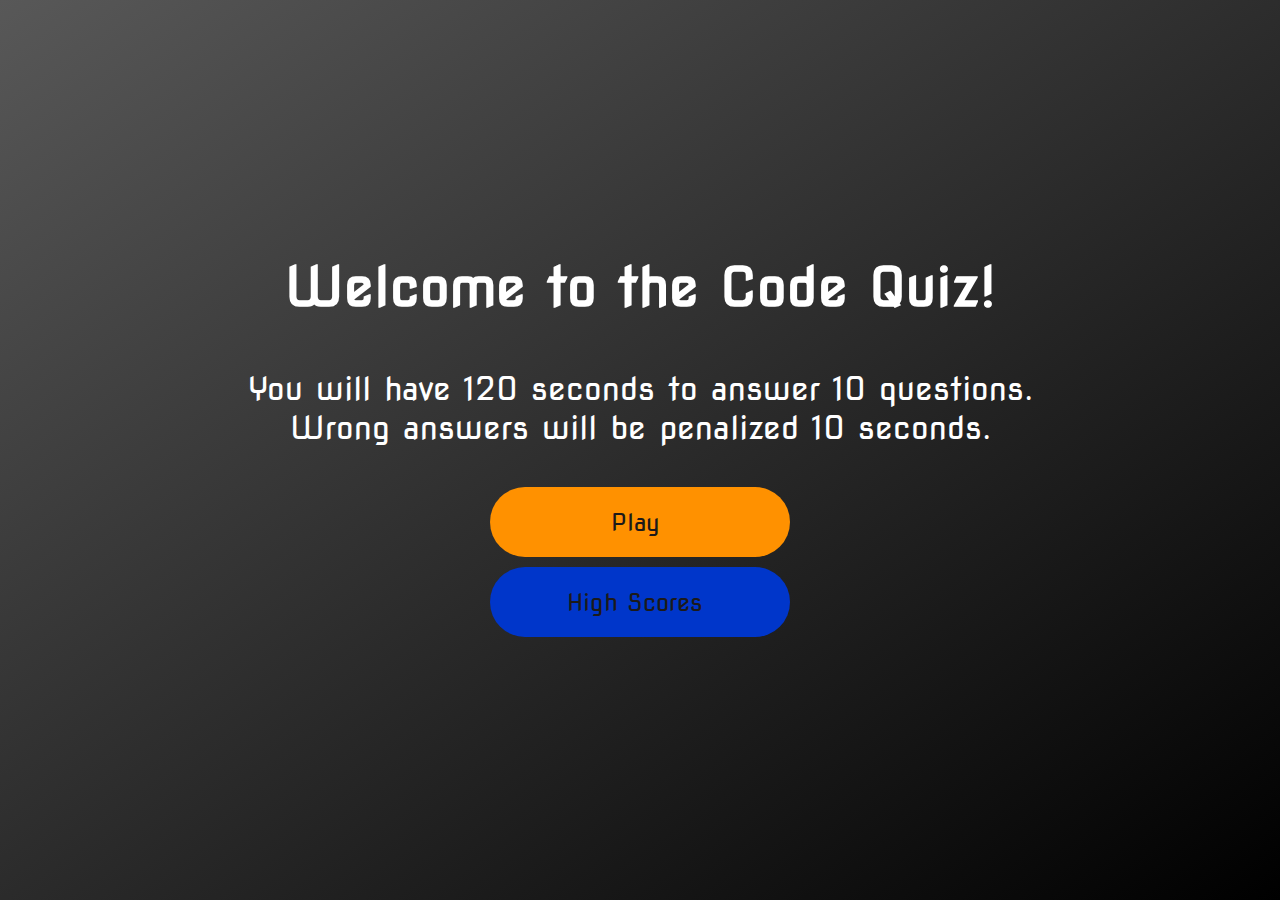
<file: index.html>
<!DOCTYPE html>
<html lang="en">
<head>
  <meta charset="UTF-8">
  <meta name="viewport" content="width=device-width, initial-scale=1.0">
	<title>Homepage - Code Quiz</title>
	<link rel="shortcut icon" href="./assets/images/favicon.ico"/>
  <link rel="stylesheet" href="./assets/css/style.css">
  <link rel="stylesheet" href="https://use.fontawesome.com/releases/v5.15.1/css/all.css" integrity="sha384-vp86vTRFVJgpjF9jiIGPEEqYqlDwgyBgEF109VFjmqGmIY/Y4HV4d3Gp2irVfcrp" crossorigin="anonymous">
</head>
<body>
  <div class="container">
    <div id="home" class="flex-column flex-center">
			<h1>Welcome to the Code Quiz!</h1>
			<h3>You will have 120 seconds to answer 10 questions. Wrong answers will be penalized 10 seconds.</h3>
        <a href="./game.html" class="btn">Play<i class="fas fa-gamepad"></i></a>
				<a href="./highscores.html" id="highscore-btn" class="btn">High Scores<i class="fas fa-crown"></i></a>
		</div>
  </div>
</body>
</html>
</file>
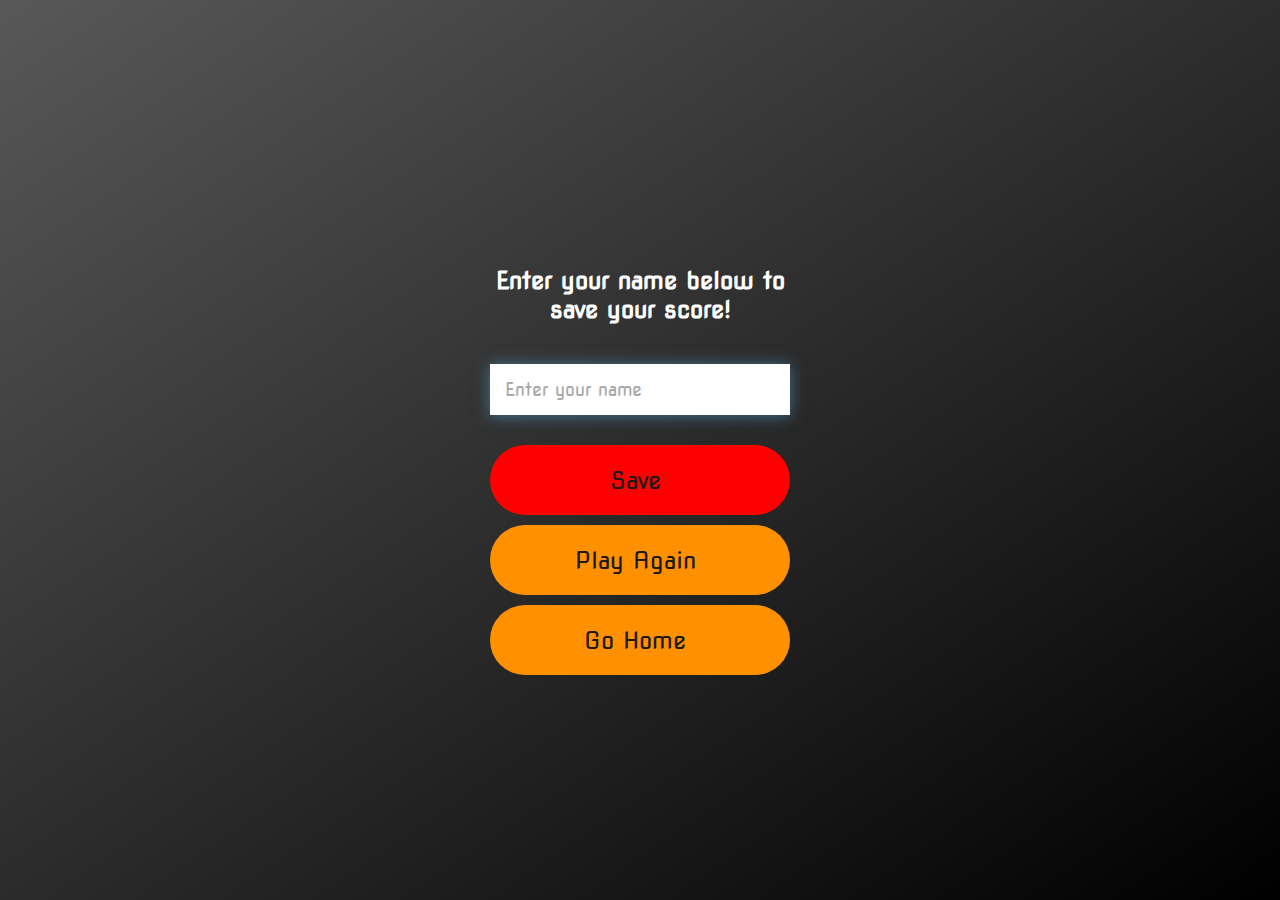
<file: end-game.html>
<!DOCTYPE html>
<html lang="en">
<head>
  <meta charset="UTF-8">
  <meta name="viewport" content="width=device-width, initial-scale=1.0">
  <title>Game Over - Code Quiz</title>
  <link rel="shortcut icon" href="./assets/images/favicon.ico"/>
  <link rel="stylesheet" href="./assets/css/style.css">
  <link rel="stylesheet" href="https://use.fontawesome.com/releases/v5.15.1/css/all.css" integrity="sha384-vp86vTRFVJgpjF9jiIGPEEqYqlDwgyBgEF109VFjmqGmIY/Y4HV4d3Gp2irVfcrp" crossorigin="anonymous">
</head>
<body>
  <div class="container">
    <div id="end" class="flex-center flex-column">
      <h1 id="finalScore">0</h1>
      <form class="end-form-container">
        <h2 id="end-text"> Enter your name below to save your score!</h2>
        <input type="text" name="name" id="username" placeholder="Enter your name">
        <button class="btn" id="saveScoreBtn" type="submit" onclick="saveHighScore(event)" disabled>Save<i class="fas fa-save"></i></button>
      </form>
      <a href="./game.html" class="btn">Play Again<i class="fas fa-gamepad"></i></a>
      <a href="./" class="btn">Go Home<i class="fas fa-home"></i></a>
    </div>
  </div>
  <script src="./assets/js/end.js"></script>
</body>
</html>
</file>
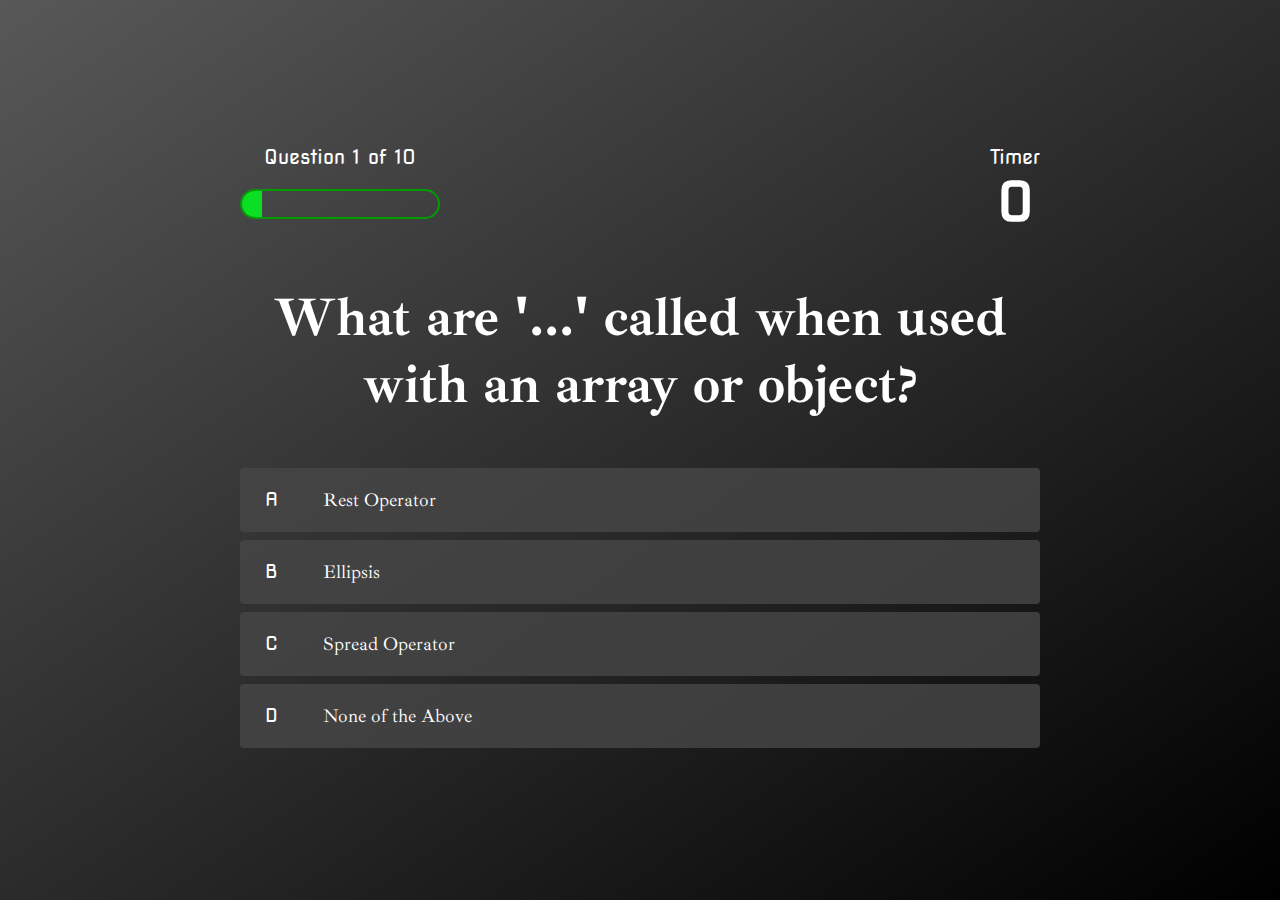
<file: game.html>
<!DOCTYPE html>
<html lang="en">
<head>
  <meta charset="UTF-8">
  <meta name="viewport" content="width=device-width, initial-scale=1.0">
  <title>Code Quiz</title>
  <link rel="shortcut icon" href="./assets/images/favicon.ico"/>
  <link rel="stylesheet" href="./assets/css/style.css">
  <link rel="stylesheet" href="./assets/css/game.css">
</head>
<body>
  <div class="container">
    <div id="game" class="justify-center flex-column">
      <div id="hud">
        <div class="hud-item">
          <p id="progress-text" class="hud-prefix">
            Question
          </p>
          <div id="progress-bar">
            <div id="progress-bar-full"></div>
          </div>
        </div>
        <div class="hud-item">
          <p class="hud-prefix">
            Timer
          </p>
          <h1 class="hud-main-text" id="timer">
            0
          </h1>
        </div>
      </div>
      <h1 id="question" class="text-center">What is the answer to this question?</h1>
      <div class="choice-container">
        <p class="choice-prefix">A</p>
        <p class="choice-text" data-number="1">Choice</p>
      </div>
      <div class="choice-container">
        <p class="choice-prefix">B</p>
        <p class="choice-text" data-number="2">Choice</p>
      </div>
      <div class="choice-container">
        <p class="choice-prefix">C</p>
        <p class="choice-text" data-number="3">Choice</p>
      </div>
      <div class="choice-container">
        <p class="choice-prefix">D</p>
        <p class="choice-text" data-number="4">Choice</p>
      </div>
    </div>
  </div>
  <script src="./assets/js/main.js"></script>
</body>
</html>
</file>
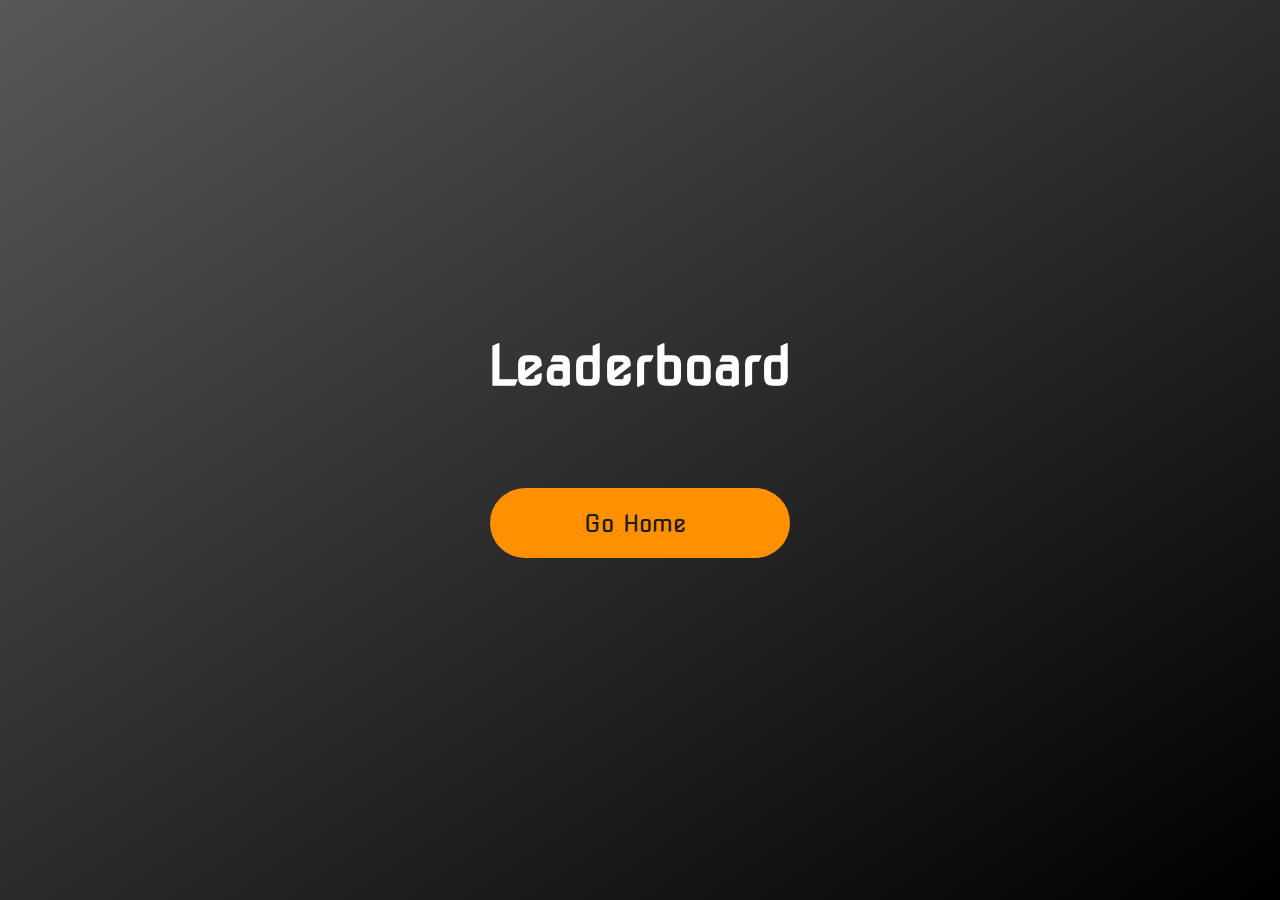
<file: highscores.html>
<!DOCTYPE html>
<html lang="en">
<head>
  <meta charset="UTF-8">
  <meta name="viewport" content="width=device-width, initial-scale=1.0">
  <title>High Scores - Code Quiz</title>
  <link rel="shortcut icon" href="./assets/images/favicon.ico"/>
  <link rel="stylesheet" href="./assets/css/style.css">
  <link rel="stylesheet" href="./assets/css/highscores.css">
  <link rel="stylesheet" href="https://use.fontawesome.com/releases/v5.15.1/css/all.css" integrity="sha384-vp86vTRFVJgpjF9jiIGPEEqYqlDwgyBgEF109VFjmqGmIY/Y4HV4d3Gp2irVfcrp" crossorigin="anonymous">
</head>
<body>
  <div class="container">
    <div id="highScores" class="flex-center flex-column">
      <h1 id="finalScore">Leaderboard</h1>
      <ul id="highScoresList"></ul>
      <a href="./" class="btn">Go Home<i class="fas fa-home"></i></a>
    </div>
  </div>
  <script src="./assets/js/highscores.js"></script>
</body>
</html>
</file>
<file: assets/css/style.css>
@import url("https://fonts.googleapis.com/css2?family=Nova+Square&display=swap");

* {
  box-sizing: border-box;
  margin: 0;
  padding: 0;
  font-size: 62.5%;
  font-family: "Nova Square", cursive;
}

body {
  background: linear-gradient(146deg, #585858 0%, #000000 100%);
}

h1 {
  font-size: 5.4rem;
  color: #fff;
  margin-bottom: 5rem;
  text-align: center;
}

h2 {
  font-size: 4.2rem;
  margin-bottom: 4rem;
}

h3 {
  font-weight: lighter;
  font-size: 3.2rem;
  color: #fff;
  margin-bottom: 4rem;
  text-align: center;
}

.container {
  width: 100vw;
  height: 100vh;
  display: flex;
  justify-content: center;
  align-items: center;
  max-width: 80rem;
  margin: 0 auto;
}

.flex-column {
  display: flex;
  flex-direction: column;
}

.flex-center {
  justify-content: center;
  align-items: center;
}

.text-center {
  text-align: center;
}

.btn {
  font-size: 2.4rem;
  padding: 2rem 0;
  width: 30rem;
  text-align: center;
  margin-bottom: 1rem;
  text-decoration: none;
  color: rgb(28, 26, 26);
  background: rgb(255, 145, 0);
  border-radius: 50px;
  transition: transform 150ms;
}

.btn:hover {
  cursor: pointer;
  box-shadow: 0 0.4rem 1.4rem 0 rgba(252, 168, 12, 0.6);
  transform: scale(1.03);
}

#highscore-btn {
  background: rgb(0, 54, 202);
}

#highscore-btn:hover {
  box-shadow: 0 0.4rem 1.4rem 0 rgba(0, 110, 255, 0.5);
}

#saveScoreBtn {
  border: none;
  background: rgb(74, 185, 0);
}

#saveScoreBtn:hover {
  box-shadow: 0 0.4rem 1.4rem 0 rgba(51, 255, 0, 0.5);
}

#saveScoreBtn[disabled] {
  background: red;
}

#saveScoreBtn[disabled]:hover {
  cursor: not-allowed;
  box-shadow: none;
  transform: none;
}

.fa-crown {
  font-size: 2.5rem;
  margin-left: 1rem;
}

.fa-gamepad {
  font-size: 2.5rem;
  margin-left: 1rem;
}

/* end-game.html styles */
.end-form-container {
  width: 100%;
  display: flex;
  flex-direction: column;
  align-items: center;
  max-width: 30rem;
}

input {
  margin-bottom: 1rem;
  width: 20rem;
  padding: 1.5rem;
  font-size: 1.8rem;
  border: none;
  box-shadow: 0 0.1rem 1.4rem 0 rgba(86, 185, 235, 0.5);
}

input::placeholder {
  color: #aaa;
}

#username {
  margin-bottom: 3rem;
  width: 100%;
  outline: none;
}

#end-text {
  font-size: 2.4rem;
  color: #fff;
  text-align: center;
}

.fa-save {
  font-size: 2.5rem;
  margin-left: 1rem;
}

.fa-home {
  font-size: 2.5rem;
  margin-left: 1rem;
}

@media (hover: none) {
  .btn:hover {
    cursor: not-allowed;
    box-shadow: none;
    transform: none;
  }
}
</file>
<file: assets/css/game.css>
@import url("https://fonts.googleapis.com/css2?family=Ibarra+Real+Nova:wght@500&display=swap");

body {
  color: #fff;
}

#question {
  font-family: "Ibarra Real Nova", serif;
}
.choice-container {
  display: flex;
  margin-bottom: 0.8rem;
  width: 100%;
  border-radius: 4px;
  background: rgba(70, 70, 70, 0.829);
  font-size: 3rem;
  min-width: 80rem;
  transition: transform 100ms;
}

.choice-container:hover {
  cursor: pointer;
  box-shadow: 0 0.4rem 1.4rem 0 rgba(199, 199, 199, 0.5);
  transform: scale(1.03);
}

.choice-prefix {
  padding: 2rem 2.5rem;
  color: #fff;
}

.choice-text {
  font-family: "Ibarra Real Nova", serif;
  padding: 2rem;
  width: 100%;
}

.correct {
  background: rgb(0, 179, 0);
}

.incorrect {
  background: rgb(221, 7, 7);
}

#hud {
  display: flex;
  justify-content: space-between;
}

.hud-prefix {
  text-align: center;
  font-size: 2rem;
}

.hud-main-text {
  text-align: center;
}

#progress-bar {
  width: 20rem;
  height: 3rem;
  border: 0.2rem solid rgb(0, 156, 0);
  margin-top: 2rem;
  border-radius: 50px;
  overflow: hidden;
}

#progress-bar-full {
  height: 100%;
  background: rgb(11, 223, 36);
  width: 0%;
}

@media (hover: none) {
  .choice-container:hover {
    cursor: not-allowed;
    box-shadow: none;
    transform: unset;
  }
}

@media screen and (max-width: 820px) {
  .choice-container {
    min-width: 40rem;
  }
  #question {
    max-width: 95vw;
    font-size: 3rem;
  }
}
</file>
<file: assets/css/highscores.css>
body {
  color: #fff;
}

#highScoresList {
  list-style: none;
  margin-bottom: 4rem;
}

.high-score {
  font-size: 2.8rem;
  margin-bottom: 0.5rem;
}
</file>
